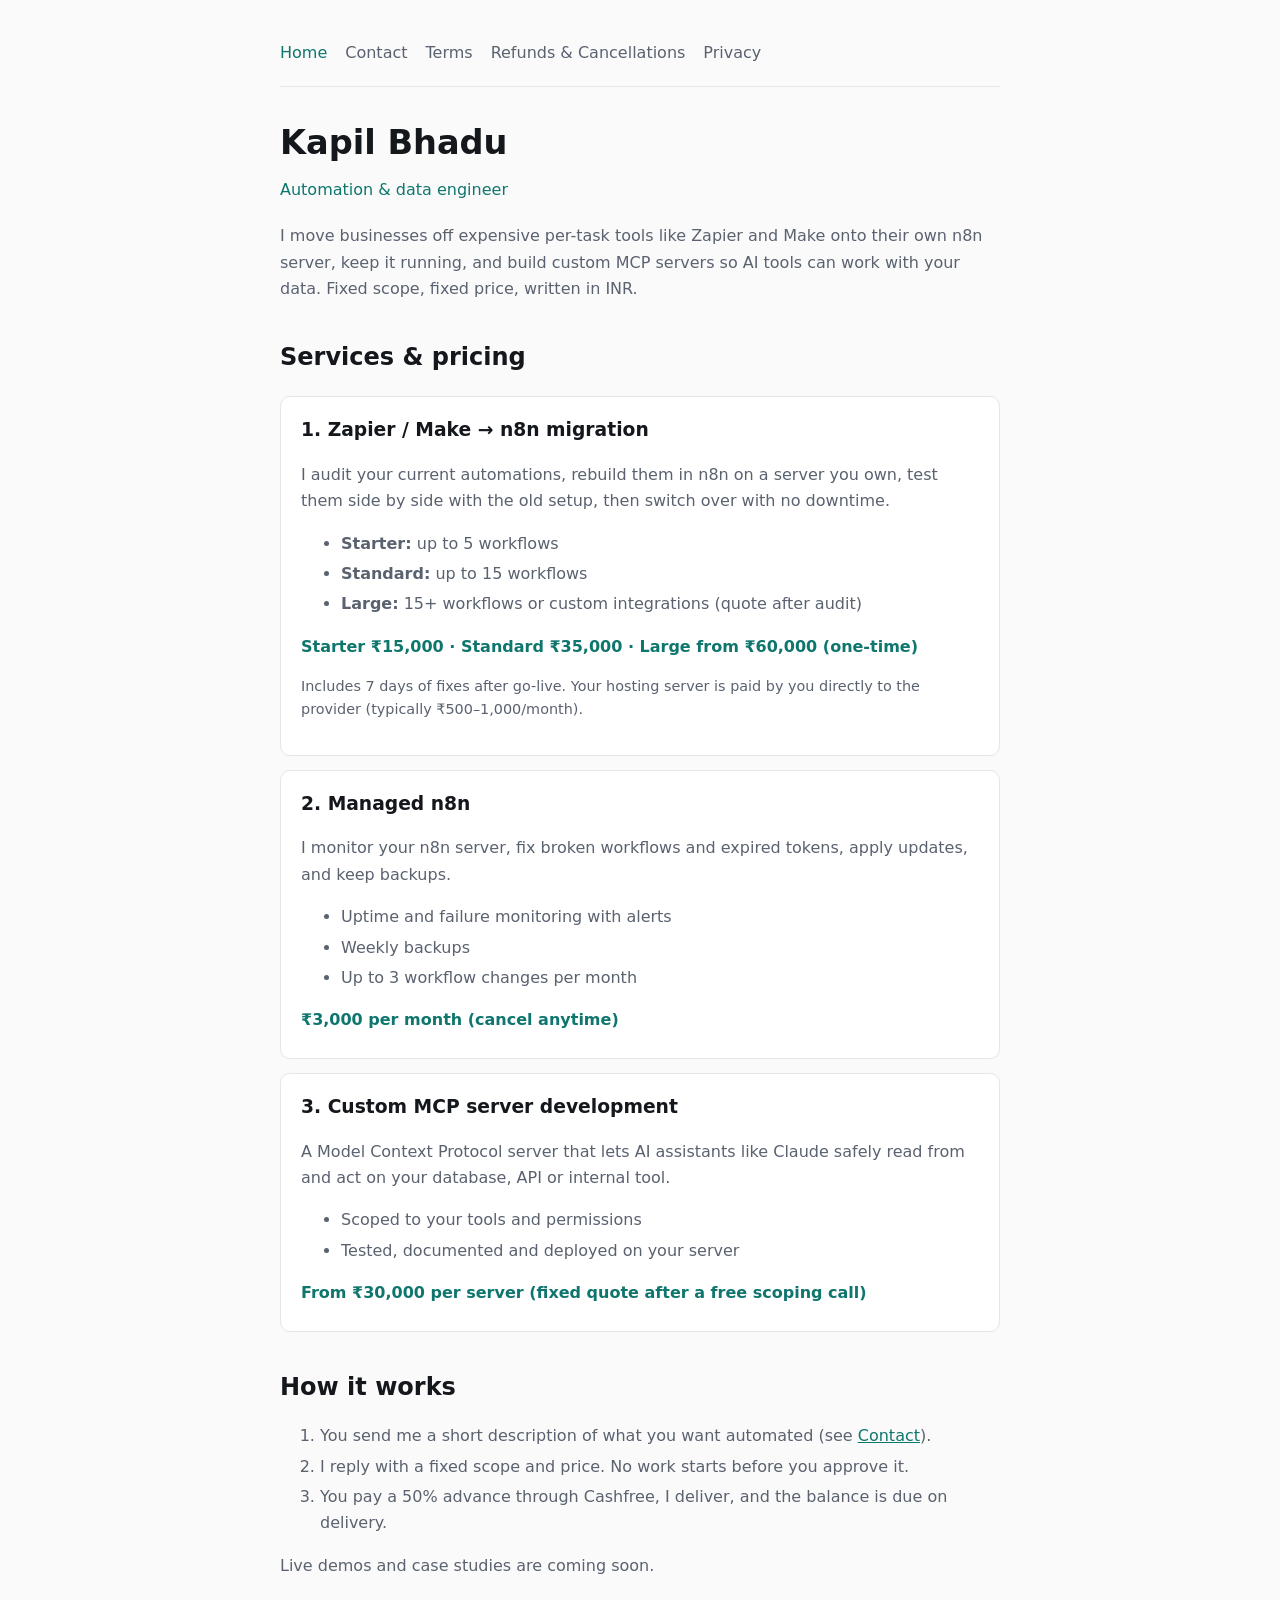
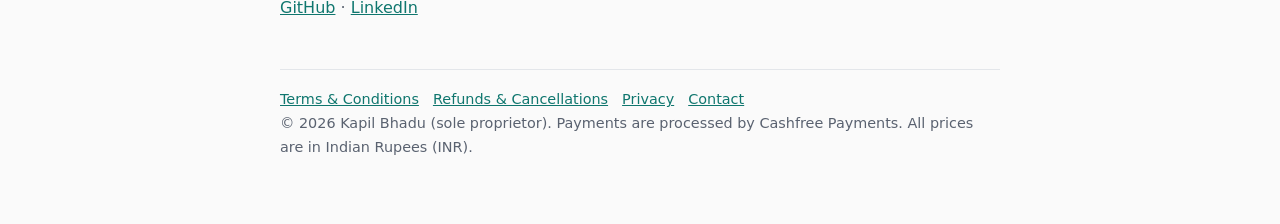
<file: index.html>
<!doctype html>
<html lang="en"><head><meta charset="utf-8"><meta name="facebook-domain-verification" content="qjfgqmdn26hklpmmvsa5jhnko9fcev" /><meta name="viewport" content="width=device-width, initial-scale=1">
<title>Kapil Bhadu — n8n Automation & MCP Development</title><meta name="description" content="Zapier to n8n migration, managed n8n hosting and custom MCP servers. Fixed prices in INR."><link rel="stylesheet" href="/style.css"></head>
<body><main><nav><a href="/" class="on">Home</a><a href="/contact.html">Contact</a><a href="/terms.html">Terms</a><a href="/refund.html">Refunds &amp; Cancellations</a><a href="/privacy.html">Privacy</a></nav>

<h1>Kapil Bhadu</h1><p class="tag">Automation &amp; data engineer</p>
<p>I move businesses off expensive per-task tools like Zapier and Make onto their own n8n server, keep it running, and build custom MCP servers so AI tools can work with your data. Fixed scope, fixed price, written in INR.</p>

<h2>Services &amp; pricing</h2>
<div class="grid">
<div class="card"><h3>1. Zapier / Make → n8n migration</h3>
<p>I audit your current automations, rebuild them in n8n on a server you own, test them side by side with the old setup, then switch over with no downtime.</p>
<ul><li><b>Starter:</b> up to 5 workflows</li><li><b>Standard:</b> up to 15 workflows</li><li><b>Large:</b> 15+ workflows or custom integrations (quote after audit)</li></ul>
<p class="price">Starter ₹15,000 · Standard ₹35,000 · Large from ₹60,000 (one-time)</p>
<p class="note">Includes 7 days of fixes after go-live. Your hosting server is paid by you directly to the provider (typically ₹500–1,000/month).</p></div>

<div class="card"><h3>2. Managed n8n</h3>
<p>I monitor your n8n server, fix broken workflows and expired tokens, apply updates, and keep backups.</p>
<ul><li>Uptime and failure monitoring with alerts</li><li>Weekly backups</li><li>Up to 3 workflow changes per month</li></ul>
<p class="price">₹3,000 per month (cancel anytime)</p></div>

<div class="card"><h3>3. Custom MCP server development</h3>
<p>A Model Context Protocol server that lets AI assistants like Claude safely read from and act on your database, API or internal tool.</p>
<ul><li>Scoped to your tools and permissions</li><li>Tested, documented and deployed on your server</li></ul>
<p class="price">From ₹30,000 per server (fixed quote after a free scoping call)</p></div>
</div>

<h2>How it works</h2>
<ol><li>You send me a short description of what you want automated (see <a href="/contact.html">Contact</a>).</li>
<li>I reply with a fixed scope and price. No work starts before you approve it.</li>
<li>You pay a 50% advance through Cashfree, I deliver, and the balance is due on delivery.</li></ol>
<p>Live demos and case studies are coming soon.</p>
<p><a href="https://github.com/Kapilbhadu0017">GitHub</a> · <a href="https://linkedin.com/in/kapil-bhadu">LinkedIn</a></p>

<footer><a href="/terms.html">Terms &amp; Conditions</a><a href="/refund.html">Refunds &amp; Cancellations</a><a href="/privacy.html">Privacy</a><a href="/contact.html">Contact</a><br>&copy; 2026 Kapil Bhadu (sole proprietor). Payments are processed by Cashfree Payments. All prices are in Indian Rupees (INR).</footer>
</main></body></html>
</file>
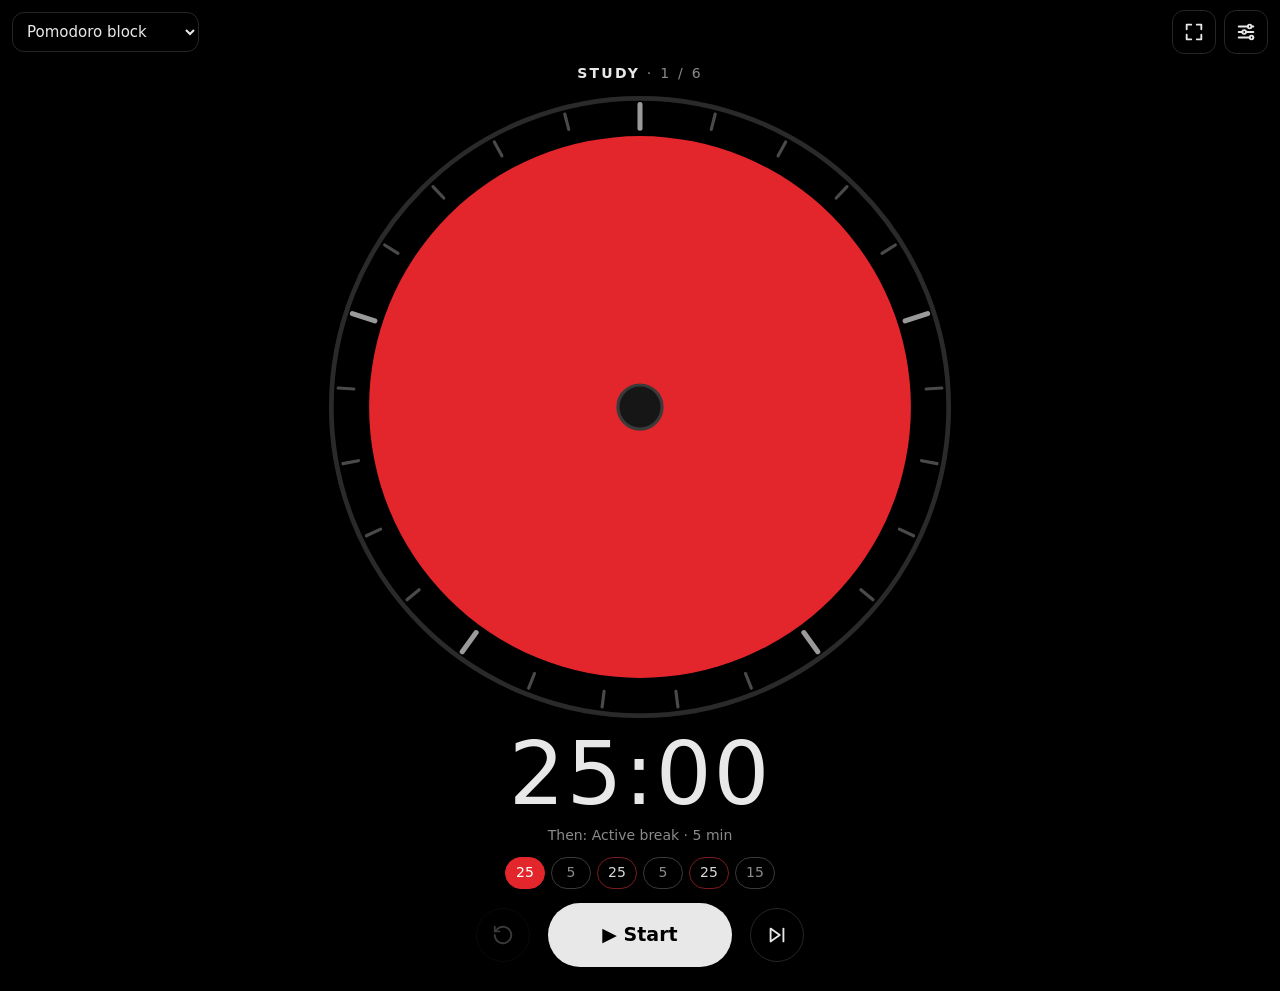
<file: pomo/index.html>
<!doctype html>
<html lang="en">
<head>
<meta charset="utf-8">
<meta name="viewport" content="width=device-width,initial-scale=1,viewport-fit=cover">
<meta name="robots" content="noindex,nofollow">
<meta name="theme-color" content="#000000">
<title>Focus</title>
<style>
:root{--red:#e3262b;--fg:#e8e8e8;--muted:#8a8a8a;--line:#262626;--field:#0d0d0d}
*{box-sizing:border-box;-webkit-tap-highlight-color:transparent}
html,body{margin:0;background:#000;color:var(--fg);font:16px/1.4 system-ui,-apple-system,sans-serif}
body{display:flex;flex-direction:column;align-items:center;min-height:100vh;min-height:100dvh;overflow-x:hidden;
  padding:env(safe-area-inset-top) 0 env(safe-area-inset-bottom);user-select:none;-webkit-user-select:none}
button{font:inherit;color:inherit;cursor:pointer;touch-action:manipulation}
svg.i{width:22px;height:22px;fill:none;stroke:currentColor;stroke-width:2;stroke-linecap:round;stroke-linejoin:round}

.top{width:100%;display:flex;align-items:center;gap:8px;padding:10px 12px}
.top select{flex:0 1 auto;max-width:62vw;background:#000;color:var(--fg);border:1px solid var(--line);border-radius:12px;padding:9px 10px;font:inherit;font-size:15px}
.top .sp{flex:1}
.icon{width:44px;height:44px;border-radius:12px;border:1px solid var(--line);background:none;display:grid;place-items:center}

.stage{flex:1;width:100%;display:flex;flex-direction:column;align-items:center;justify-content:center;gap:8px}
.seg{font-size:14px;letter-spacing:.16em;text-transform:uppercase;color:var(--muted)}
.seg b{color:var(--fg);font-weight:600}
#clock{display:block;width:min(95vw,calc(100dvh - 270px));min-width:220px;aspect-ratio:1;height:auto}
.digits{font-size:clamp(44px,15vw,88px);font-weight:300;font-variant-numeric:tabular-nums;line-height:1;letter-spacing:.02em}
.next{font-size:14px;color:var(--muted);min-height:1.4em}
.chips{display:flex;flex-wrap:wrap;justify-content:center;gap:6px;padding:4px 16px 0}
.chip{min-width:40px;padding:5px 10px;border-radius:999px;border:1px solid #3a3a3a;background:none;color:var(--muted);font-size:14px;font-variant-numeric:tabular-nums}
.chip.study{border-color:#7a1b1e;color:#d9d9d9}
.chip.cur{background:var(--red);border-color:var(--red);color:#fff}
.chip.done{opacity:.35}

.controls{display:flex;align-items:center;justify-content:center;gap:18px;padding:14px 16px 24px}
.side{width:54px;height:54px;border-radius:50%;border:1px solid var(--line);background:none;display:grid;place-items:center}
.side:disabled{opacity:.25}
.main{min-width:184px;height:64px;padding:0 22px;border-radius:32px;border:0;background:var(--fg);color:#000;font-size:19px;font-weight:650}
body.ringing .main{background:var(--red);color:#fff;animation:pulse 1s ease-in-out infinite}
body.ringing #ring{animation:flash 1s steps(2) infinite}
@keyframes pulse{50%{transform:scale(1.05)}}
@keyframes flash{50%{stroke:var(--red)}}

/* settings */
#ed{position:fixed;inset:0;z-index:5;background:#000;overflow-y:auto;padding:0 16px 48px;user-select:text;-webkit-user-select:text}
#ed[hidden]{display:none}
.edhead{position:sticky;top:0;z-index:1;display:flex;align-items:center;justify-content:space-between;background:#000;padding:14px 0;border-bottom:1px solid var(--line)}
.edhead h2{margin:0;font-size:18px}
.blk{border:1px solid var(--line);border-radius:14px;padding:12px;margin:14px 0}
.blk.on{border-color:#5a1416}
.row{display:flex;align-items:center;gap:8px;margin:8px 0}
.row .grow{flex:1;min-width:0}
input{background:var(--field);color:var(--fg);border:1px solid #2c2c2c;border-radius:10px;padding:10px;font:inherit;min-width:0}
input.name{font-weight:600}
input.min{width:74px;text-align:right}
.unit{color:var(--muted);font-size:14px}
.btn{background:#111;border:1px solid #2c2c2c;border-radius:10px;padding:10px 14px}
.btn.pri{background:var(--fg);color:#000;border-color:var(--fg);font-weight:600}
.btn.warn{color:#ff7b7f}
.x{width:42px;height:42px;flex:none;border-radius:10px;border:1px solid #2c2c2c;background:none;color:var(--muted);font-size:18px}
.x:disabled{opacity:.25}
.meta{font-size:13px;color:var(--muted);margin:2px 2px 6px}
.acts{display:flex;flex-wrap:wrap;gap:8px;margin-top:10px}
.note{font-size:13px;color:var(--muted);margin:18px 2px}
</style>
</head>
<body>

<div class="top">
  <select id="blockSel" aria-label="Pomodoro block"></select>
  <span class="sp"></span>
  <button class="icon" id="fsBtn" aria-label="Full screen"><svg class="i" viewBox="0 0 24 24"><path d="M4 9V4h5M20 9V4h-5M4 15v5h5M20 15v5h-5"/></svg></button>
  <button class="icon" id="edBtn" aria-label="Settings"><svg class="i" viewBox="0 0 24 24"><path d="M4 6h10M18 6h2M4 12h4M12 12h8M4 18h12M20 18h0"/><circle cx="16" cy="6" r="2"/><circle cx="10" cy="12" r="2"/><circle cx="18" cy="18" r="2"/></svg></button>
</div>

<div class="stage">
  <div class="seg" id="segLabel"></div>
  <svg id="clock" viewBox="-100 -100 200 200" aria-hidden="true">
    <circle id="ring" r="98" fill="none" stroke="#2a2a2a" stroke-width="1.5"/>
    <g id="ticks"></g>
    <circle id="full" r="86" style="fill:var(--red)"/>
    <path id="wedge" style="fill:var(--red)"/>
    <circle r="7" fill="#161616" stroke="#3a3a3a" stroke-width="1"/>
  </svg>
  <div class="digits" id="digits">25:00</div>
  <div class="next" id="nextLabel"></div>
  <div class="chips" id="chips"></div>
</div>

<div class="controls">
  <button class="side" id="resetBtn" aria-label="Restart this timer"><svg class="i" viewBox="0 0 24 24"><path d="M3 12a9 9 0 1 0 3-6.7L3 8"/><path d="M3 3v5h5"/></svg></button>
  <button class="main" id="mainBtn">Start</button>
  <button class="side" id="skipBtn" aria-label="Skip to next"><svg class="i" viewBox="0 0 24 24"><path d="M5 5l10 7-10 7z"/><path d="M19 5v14"/></svg></button>
</div>

<div id="ed" hidden>
  <div class="edhead"><h2>Pomodoro blocks</h2><button class="btn pri" id="edDone">Done</button></div>
  <div id="edList"></div>
  <div class="acts">
    <button class="btn" id="addBlock">+ New block</button>
    <button class="btn" id="testSound">Test sound</button>
    <button class="btn warn" id="resetAll">Reset to defaults</button>
  </div>
  <p class="note">Times are in minutes (0.5 = 30 sec). Changes save on this phone automatically. Changing the timings of the block you are using resets its timer. The sound uses media volume.</p>
</div>

<script>
(() => {
'use strict';
const KEY = 'pomo.v1';
const DEFAULTS = [
  {name:'Pomodoro block', segs:[
    {label:'Study',min:25},{label:'Active break',min:5},
    {label:'Study',min:25},{label:'Active break',min:5},
    {label:'Study',min:25},{label:'Real break',min:15}]},
  {name:'Frozen? 3-min start', segs:[{label:'Tiny start',min:3}]}
];
const $ = id => document.getElementById(id);
const clone = o => JSON.parse(JSON.stringify(o));
const clamp = (n,a,b) => Math.min(b, Math.max(a, n));
const isBreak = s => /break|rest/i.test(s.label);
const esc = s => String(s).replace(/[&<>"]/g, c => ({'&':'&amp;','<':'&lt;','>':'&gt;','"':'&quot;'}[c]));

/* ---------- state ---------- */
// status: idle | running | paused | ringing | ended | done
let S = load();
function load(){
  let d = null;
  try { d = JSON.parse(localStorage.getItem(KEY)); } catch(e) {}
  const ok = d && Array.isArray(d.blocks) && d.blocks.length &&
    d.blocks.every(b => b && Array.isArray(b.segs) && b.segs.length && b.segs.every(s => s && s.min > 0));
  if (!ok) d = {blocks: clone(DEFAULTS), bi:0, si:0, status:'idle', endAt:0, rem:0};
  d.bi = clamp(d.bi|0, 0, d.blocks.length-1);
  d.si = clamp(d.si|0, 0, d.blocks[d.bi].segs.length-1);
  if (!['idle','running','paused','ringing','ended','done'].includes(d.status)) d.status = 'idle';
  if (d.status === 'running' && d.endAt <= Date.now()) d.status = 'ended';
  if (d.status === 'ringing') d.status = 'ended';
  if (d.status === 'ended' && d.si >= d.blocks[d.bi].segs.length-1) d.status = 'done';
  return d;
}
function save(){ try { localStorage.setItem(KEY, JSON.stringify(S)); } catch(e) {} }
const blk = () => S.blocks[S.bi];
const seg = () => blk().segs[S.si];
const durMs = () => Math.round(seg().min * 60000);
const isLast = () => S.si >= blk().segs.length-1;
function remaining(){
  switch (S.status) {
    case 'running': return Math.max(0, S.endAt - Date.now());
    case 'paused':  return S.rem;
    case 'idle':    return durMs();
    default:        return 0;
  }
}

/* ---------- sound (Web Audio, scheduled ahead so it fires on time) ---------- */
let ctx = null, alarmGain = null, alarmAt = null;
function unlockAudio(){
  const AC = window.AudioContext || window.webkitAudioContext;
  if (!AC) return;
  if (!ctx) { try { ctx = new AC(); } catch(e) { return; } }
  if (ctx.state === 'suspended') ctx.resume().catch(()=>{});
}
function scheduleAlarm(ms){
  cancelAlarm();
  if (!ctx) return;
  const t0 = ctx.currentTime + Math.max(0, ms)/1000;
  alarmGain = ctx.createGain();
  alarmGain.gain.value = 0.35;
  alarmGain.connect(ctx.destination);
  for (let r = 0; r < 60; r++) {          // rings for ~2 minutes unless stopped
    for (let k = 0; k < 3; k++) {
      const s = t0 + r*2 + k*0.22;
      const o = ctx.createOscillator(), g = ctx.createGain();
      o.type = 'square';
      o.frequency.value = k === 2 ? 1320 : 880;
      g.gain.setValueAtTime(0, s);
      g.gain.linearRampToValueAtTime(1, s+0.01);
      g.gain.setValueAtTime(1, s+0.13);
      g.gain.linearRampToValueAtTime(0, s+0.15);
      o.connect(g); g.connect(alarmGain);
      o.start(s); o.stop(s+0.16);
    }
  }
  alarmAt = t0;
}
function cancelAlarm(){
  if (alarmGain) { try { alarmGain.disconnect(); } catch(e) {} }
  alarmGain = null; alarmAt = null;
}
function ensureAlarmNow(){
  if (!ctx) return;
  if (ctx.state === 'suspended') ctx.resume().catch(()=>{});
  // not scheduled, or scheduled late because audio was paused in the background
  if (alarmAt === null || alarmAt - ctx.currentTime > 0.3) scheduleAlarm(0);
}
function testSound(){
  unlockAudio();
  if (!ctx) return alert('Sound is not supported in this browser.');
  scheduleAlarm(0);
  setTimeout(() => { if (S.status !== 'ringing' && S.status !== 'running') cancelAlarm(); }, 2000);
}

/* ---------- vibration ---------- */
let vibeT = null, vibeEnd = null;
function startVibe(){
  stopVibe();
  if (!navigator.vibrate) return;
  const v = () => { try { navigator.vibrate([300,150,300,150,300]); } catch(e) {} };
  v(); vibeT = setInterval(v, 2000); vibeEnd = setTimeout(stopVibe, 120000);
}
function stopVibe(){
  clearInterval(vibeT); clearTimeout(vibeEnd); vibeT = vibeEnd = null;
  if (navigator.vibrate) try { navigator.vibrate(0); } catch(e) {}
}

/* ---------- keep screen on ---------- */
let lock = null, lockBusy = false;
async function syncWake(){
  const want = ['running','ringing','ended'].includes(S.status) && document.visibilityState === 'visible';
  if (lockBusy || !('wakeLock' in navigator)) return;
  lockBusy = true;
  try {
    if (want && !lock) {
      lock = await navigator.wakeLock.request('screen');
      lock.addEventListener('release', () => { lock = null; });
    } else if (!want && lock) {
      await lock.release(); lock = null;
    }
  } catch(e) {}
  lockBusy = false;
}

/* ---------- actions ---------- */
let lastAct = 0;
function set(status){ S.status = status; lastAct = Date.now(); save(); render(); }
function start(){
  unlockAudio();
  const rem = S.status === 'paused' ? S.rem : durMs();
  S.endAt = Date.now() + rem; S.rem = 0;
  scheduleAlarm(rem);
  set('running');
}
function pause(){
  S.rem = Math.max(0, S.endAt - Date.now());
  cancelAlarm();
  set('paused');
}
function finish(){
  S.rem = 0;
  ensureAlarmNow(); startVibe();
  set('ringing');
}
function stopSound(){ cancelAlarm(); stopVibe(); set(isLast() ? 'done' : 'ended'); }
function next(){
  if (isLast()) return set('done');
  S.si++; S.status = 'idle'; start();
}
function hush(){ cancelAlarm(); stopVibe(); }
function restartSeg(){ hush(); set('idle'); }
function skip(){
  hush();
  if (isLast()) return set('done');
  S.si++; set('idle');
}
function mainAction(){
  if (Date.now() - lastAct < 450) return;   // stops a double tap from skipping a step
  switch (S.status) {
    case 'idle': case 'paused': start(); break;
    case 'running': pause(); break;
    case 'ringing': stopSound(); break;
    case 'ended': next(); break;
    case 'done': S.si = 0; set('idle'); break;
  }
}

/* ---------- clock drawing ---------- */
const wedge = $('wedge'), full = $('full'), ticksG = $('ticks');
let ticksFor = null;
function drawTicks(min){
  if (ticksFor === min) return;
  ticksFor = min;
  let step, major;
  if (min <= 10)      { step = 0.5; major = 1; }
  else if (min <= 60) { step = 1;   major = 5; }
  else                { step = 5;   major = 15; }
  let out = '';
  for (let t = 0; t < min - 1e-9; t += step) {
    const a = t/min * 2*Math.PI, big = Math.abs(t/major - Math.round(t/major)) < 1e-9;
    const r1 = big ? 88.5 : 91, r2 = 96;
    const s = Math.sin(a), c = -Math.cos(a);
    out += `<line x1="${(r1*s).toFixed(2)}" y1="${(r1*c).toFixed(2)}" x2="${(r2*s).toFixed(2)}" y2="${(r2*c).toFixed(2)}" stroke="${big?'#9a9a9a':'#4a4a4a'}" stroke-width="${big?1.6:1}" stroke-linecap="round"/>`;
  }
  ticksG.innerHTML = out;
}
// frac = share of time left (1 = full red disk, 0 = empty). Red edge moves clockwise from 12.
function drawWedge(frac){
  if (frac >= 0.99999) { full.style.display = ''; wedge.setAttribute('d', ''); return; }
  full.style.display = 'none';
  if (frac <= 0) { wedge.setAttribute('d', ''); return; }
  const R = 86, a = (1-frac) * 2*Math.PI;
  const x = (R*Math.sin(a)).toFixed(3), y = (-R*Math.cos(a)).toFixed(3);
  wedge.setAttribute('d', `M0 0L${x} ${y}A${R} ${R} 0 ${frac > 0.5 ? 1 : 0} 1 0 ${-R}Z`);
}
function fmt(ms){
  const t = Math.ceil(ms/1000), h = Math.floor(t/3600), m = Math.floor(t%3600/60), s = t%60;
  const p = n => String(n).padStart(2,'0');
  return h ? `${h}:${p(m)}:${p(s)}` : `${p(m)}:${p(s)}`;
}
const fmtMin = m => m < 1 ? `${Math.round(m*60)}s` : (Number.isInteger(m) ? `${m}` : `${m}`);
function renderClock(){
  const rem = remaining(), dur = durMs();
  drawTicks(seg().min);
  drawWedge(dur ? rem/dur : 0);
  $('digits').textContent = fmt(rem);
  document.title = S.status === 'running' ? `${fmt(rem)} · ${seg().label}` :
                   S.status === 'ringing' ? `⏰ ${seg().label} over` : 'Focus';
}

/* ---------- main render ---------- */
function render(){
  document.body.classList.toggle('ringing', S.status === 'ringing');
  // block picker
  const sel = $('blockSel');
  sel.innerHTML = S.blocks.map((b,i) => `<option value="${i}">${esc(b.name || 'Block '+(i+1))}</option>`).join('');
  sel.value = String(S.bi);
  // labels
  const b = blk(), s = seg(), n = b.segs.length;
  $('segLabel').innerHTML = S.status === 'done' ? '<b>Block done ✓</b>' :
    `<b>${esc(s.label)}</b> · ${S.si+1} / ${n}`;
  const nx = b.segs[S.si+1];
  $('nextLabel').textContent =
    S.status === 'done' ? 'Nice. Tap Again to repeat the block.' :
    S.status === 'ringing' || S.status === 'ended' ? (nx ? `Next: ${nx.label} · ${fmtMin(nx.min)} min` : 'That was the last one') :
    nx ? `Then: ${nx.label} · ${fmtMin(nx.min)} min` : 'Last one in this block';
  // chips
  $('chips').innerHTML = b.segs.map((x,i) => {
    const cls = ['chip', isBreak(x) ? 'brk' : 'study',
      i === S.si && S.status !== 'done' ? 'cur' : '',
      i < S.si || S.status === 'done' ? 'done' : ''].join(' ');
    return `<button class="${cls}" data-i="${i}" aria-label="${esc(x.label)} ${x.min} min">${fmtMin(x.min)}</button>`;
  }).join('');
  // buttons
  const label = {idle:'▶  Start', running:'❚❚  Pause', paused:'▶  Resume', ringing:'🔕  Stop sound',
    ended: nx ? `Next: ${nx.label} ▶` : 'Finish', done:'↺  Again'}[S.status];
  $('mainBtn').textContent = label;
  $('resetBtn').disabled = S.status === 'idle' || S.status === 'done';
  $('skipBtn').disabled = S.status === 'done';
  renderClock();
  syncWake();
}

/* ---------- settings editor ---------- */
let edRef = null, edMins = '';
const minsKey = b => JSON.stringify(b.segs.map(s => s.min));
function openEd(){
  edRef = blk(); edMins = minsKey(edRef);
  renderEd(); $('ed').hidden = false;
}
function closeEd(){
  $('ed').hidden = true;
  let reset = false;
  const idx = S.blocks.indexOf(edRef);
  if (idx < 0) { S.bi = 0; S.si = 0; reset = true; }
  else { S.bi = idx; if (minsKey(edRef) !== edMins) reset = true; }
  S.si = clamp(S.si, 0, blk().segs.length-1);
  if (reset && S.status !== 'idle') { hush(); S.status = 'idle'; }
  save(); render();
}
function renderEd(){
  $('edList').innerHTML = S.blocks.map((b,bi) => {
    const total = b.segs.reduce((a,s) => a + s.min, 0);
    const h = Math.floor(total/60), m = Math.round((total%60)*10)/10;
    return `<div class="blk${bi===S.bi?' on':''}" data-b="${bi}">
      <div class="row"><input class="name grow" data-f="name" value="${esc(b.name)}" placeholder="Block name">
        <button class="x" data-act="delBlock" ${S.blocks.length<2?'disabled':''} aria-label="Delete block">🗑</button></div>
      <div class="meta">${b.segs.length} timers · total ${h?h+' h ':''}${m} min</div>
      ${b.segs.map((s,si) => `<div class="row" data-s="${si}">
        <input class="grow" data-f="label" value="${esc(s.label)}" placeholder="Label">
        <input class="min" data-f="min" type="number" inputmode="decimal" min="0.1" step="any" value="${s.min}">
        <span class="unit">min</span>
        <button class="x" data-act="delSeg" ${b.segs.length<2?'disabled':''} aria-label="Remove">✕</button></div>`).join('')}
      <div class="acts"><button class="btn" data-act="addStudy">+ Study</button><button class="btn" data-act="addBreak">+ Break</button></div>
    </div>`;
  }).join('');
}
$('edList').addEventListener('input', e => {
  const el = e.target, bEl = el.closest('[data-b]'); if (!bEl) return;
  const b = S.blocks[+bEl.dataset.b], f = el.dataset.f;
  if (f === 'name') b.name = el.value;
  else {
    const s = b.segs[+el.closest('[data-s]').dataset.s];
    if (f === 'label') s.label = el.value;
    if (f === 'min') { const v = parseFloat(el.value); if (v > 0) s.min = Math.min(v, 600); }
  }
  save();
});
$('edList').addEventListener('change', e => {      // fix bad numbers and refresh totals
  if (e.target.dataset.f === 'min') renderEd();
});
$('edList').addEventListener('click', e => {
  const btn = e.target.closest('[data-act]'); if (!btn) return;
  const bi = +btn.closest('[data-b]').dataset.b, b = S.blocks[bi];
  switch (btn.dataset.act) {
    case 'delBlock':
      if (S.blocks.length > 1 && confirm(`Delete "${b.name || 'this block'}"?`)) S.blocks.splice(bi, 1);
      break;
    case 'delSeg':
      if (b.segs.length > 1) b.segs.splice(+btn.closest('[data-s]').dataset.s, 1);
      break;
    case 'addStudy': b.segs.push({label:'Study', min:25}); break;
    case 'addBreak': b.segs.push({label:'Break', min:5}); break;
  }
  save(); renderEd();
});
$('addBlock').onclick = () => {
  S.blocks.push({name:'New block', segs:[{label:'Study',min:25},{label:'Break',min:5}]});
  save(); renderEd();
  $('ed').scrollTop = $('ed').scrollHeight;
};
$('resetAll').onclick = () => {
  if (!confirm('Reset all blocks to the defaults?')) return;
  S.blocks = clone(DEFAULTS); S.bi = 0; S.si = 0; edRef = null;
  save(); renderEd();
};
$('testSound').onclick = testSound;
$('edDone').onclick = closeEd;
$('edBtn').onclick = openEd;

/* ---------- wiring ---------- */
$('mainBtn').onclick = mainAction;
$('resetBtn').onclick = restartSeg;
$('skipBtn').onclick = skip;
$('clock').addEventListener('click', () => { if (S.status === 'ringing') stopSound(); });
$('chips').addEventListener('click', e => {
  const c = e.target.closest('.chip'); if (!c) return;
  if (S.status === 'running' || S.status === 'ringing') return;
  S.si = +c.dataset.i; set('idle');
});
$('blockSel').addEventListener('change', e => {
  const i = +e.target.value;
  if ((S.status === 'running' || S.status === 'paused') && !confirm('Switch block? The current timer will reset.')) {
    e.target.value = String(S.bi); return;
  }
  hush(); S.bi = i; S.si = 0; set('idle');
});

const fsBtn = $('fsBtn');
if (!document.fullscreenEnabled) fsBtn.style.display = 'none';
fsBtn.onclick = () => {
  if (document.fullscreenElement) document.exitFullscreen().catch(()=>{});
  else document.documentElement.requestFullscreen({navigationUI:'hide'}).catch(()=>{});
};
document.addEventListener('fullscreenchange', () => {
  fsBtn.setAttribute('aria-label', document.fullscreenElement ? 'Exit full screen' : 'Full screen');
});

document.addEventListener('visibilitychange', () => {
  if (document.visibilityState !== 'visible') return;
  const resync = () => { if (S.status === 'running') scheduleAlarm(S.endAt - Date.now()); };
  if (ctx && ctx.state === 'suspended') ctx.resume().then(resync).catch(()=>{});
  else resync();
  tick(); syncWake();
});
document.addEventListener('keydown', e => {
  if (!$('ed').hidden || e.target.closest('input,select')) return;
  if (e.code === 'Space' || e.code === 'Enter') { e.preventDefault(); lastAct = 0; mainAction(); }
});

function tick(){
  if (S.status === 'running' && Date.now() >= S.endAt) finish();
  else renderClock();
}
setInterval(tick, 250);
render();
})();
</script>
</body>
</html>
</file>
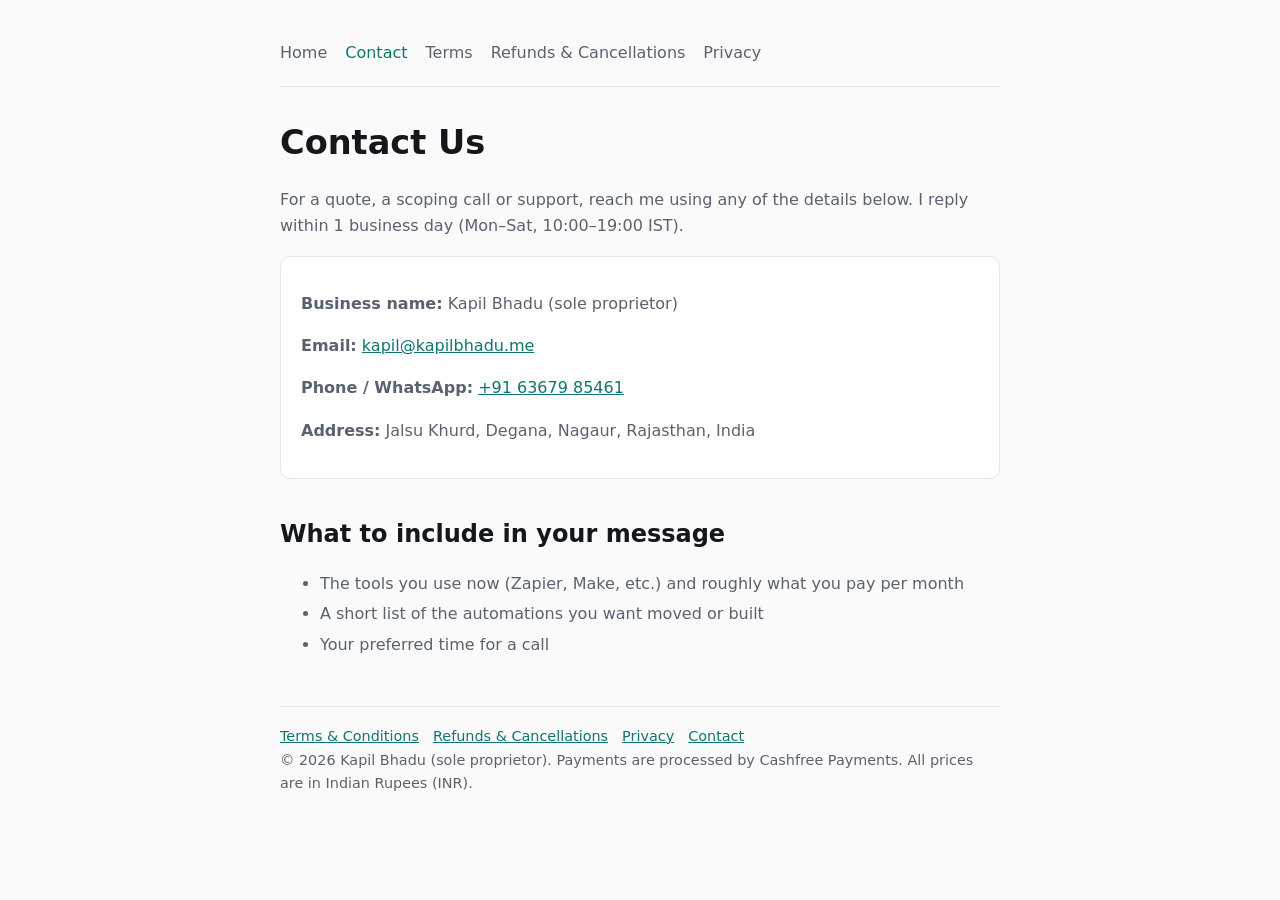
<file: contact.html>
<!doctype html>
<html lang="en"><head><meta charset="utf-8"><meta name="viewport" content="width=device-width, initial-scale=1">
<title>Contact — Kapil Bhadu</title><meta name="description" content="How to reach Kapil Bhadu for automation and MCP projects."><link rel="stylesheet" href="/style.css"></head>
<body><main><nav><a href="/">Home</a><a href="/contact.html" class="on">Contact</a><a href="/terms.html">Terms</a><a href="/refund.html">Refunds &amp; Cancellations</a><a href="/privacy.html">Privacy</a></nav>

<h1>Contact Us</h1>
<p>For a quote, a scoping call or support, reach me using any of the details below. I reply within 1 business day (Mon–Sat, 10:00–19:00 IST).</p>
<div class="card">
<p><b>Business name:</b> Kapil Bhadu (sole proprietor)</p>
<p><b>Email:</b> <a href="mailto:kapil@kapilbhadu.me">kapil@kapilbhadu.me</a></p>
<p><b>Phone / WhatsApp:</b> <a href="tel:+916367985461">+91 63679 85461</a></p>
<p><b>Address:</b> Jalsu Khurd, Degana, Nagaur, Rajasthan, India</p>
</div>
<h2>What to include in your message</h2>
<ul><li>The tools you use now (Zapier, Make, etc.) and roughly what you pay per month</li><li>A short list of the automations you want moved or built</li><li>Your preferred time for a call</li></ul>

<footer><a href="/terms.html">Terms &amp; Conditions</a><a href="/refund.html">Refunds &amp; Cancellations</a><a href="/privacy.html">Privacy</a><a href="/contact.html">Contact</a><br>&copy; 2026 Kapil Bhadu (sole proprietor). Payments are processed by Cashfree Payments. All prices are in Indian Rupees (INR).</footer>
</main></body></html>
</file>
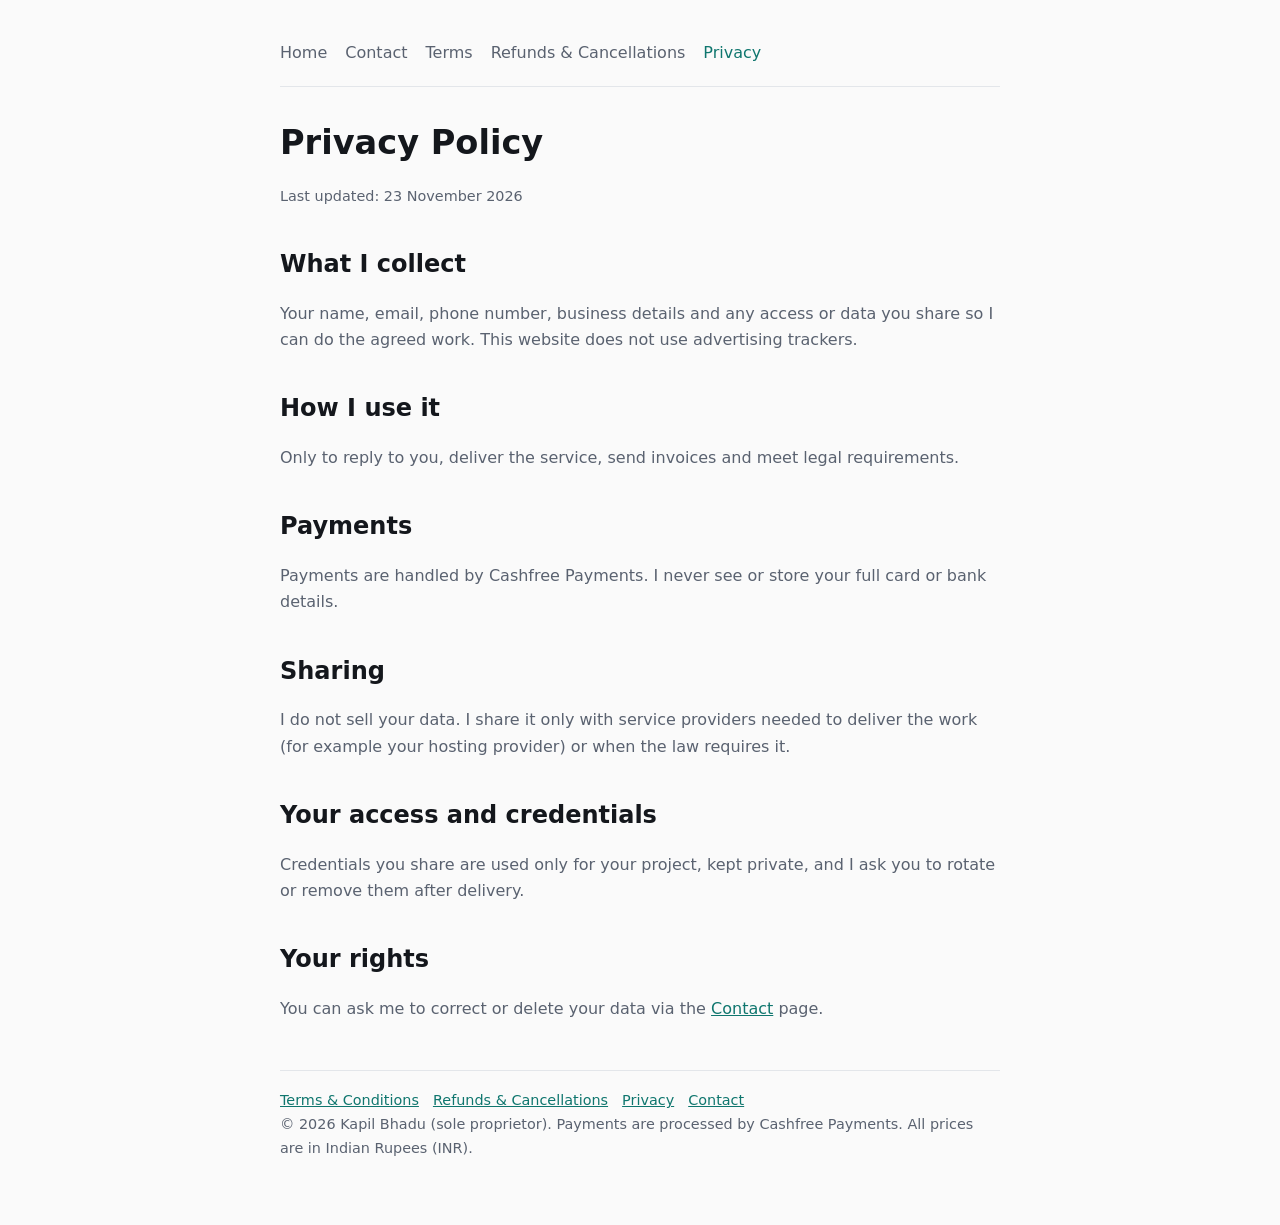
<file: privacy.html>
<!doctype html>
<html lang="en"><head><meta charset="utf-8"><meta name="viewport" content="width=device-width, initial-scale=1">
<title>Privacy Policy — Kapil Bhadu</title><meta name="description" content="How Kapil Bhadu handles personal and business data."><link rel="stylesheet" href="/style.css"></head>
<body><main><nav><a href="/">Home</a><a href="/contact.html">Contact</a><a href="/terms.html">Terms</a><a href="/refund.html">Refunds &amp; Cancellations</a><a href="/privacy.html" class="on">Privacy</a></nav>

<h1>Privacy Policy</h1><p class="note">Last updated: 23 November 2026</p>
<h2>What I collect</h2><p>Your name, email, phone number, business details and any access or data you share so I can do the agreed work. This website does not use advertising trackers.</p>
<h2>How I use it</h2><p>Only to reply to you, deliver the service, send invoices and meet legal requirements.</p>
<h2>Payments</h2><p>Payments are handled by Cashfree Payments. I never see or store your full card or bank details.</p>
<h2>Sharing</h2><p>I do not sell your data. I share it only with service providers needed to deliver the work (for example your hosting provider) or when the law requires it.</p>
<h2>Your access and credentials</h2><p>Credentials you share are used only for your project, kept private, and I ask you to rotate or remove them after delivery.</p>
<h2>Your rights</h2><p>You can ask me to correct or delete your data via the <a href="/contact.html">Contact</a> page.</p>

<footer><a href="/terms.html">Terms &amp; Conditions</a><a href="/refund.html">Refunds &amp; Cancellations</a><a href="/privacy.html">Privacy</a><a href="/contact.html">Contact</a><br>&copy; 2026 Kapil Bhadu (sole proprietor). Payments are processed by Cashfree Payments. All prices are in Indian Rupees (INR).</footer>
</main></body></html>
</file>
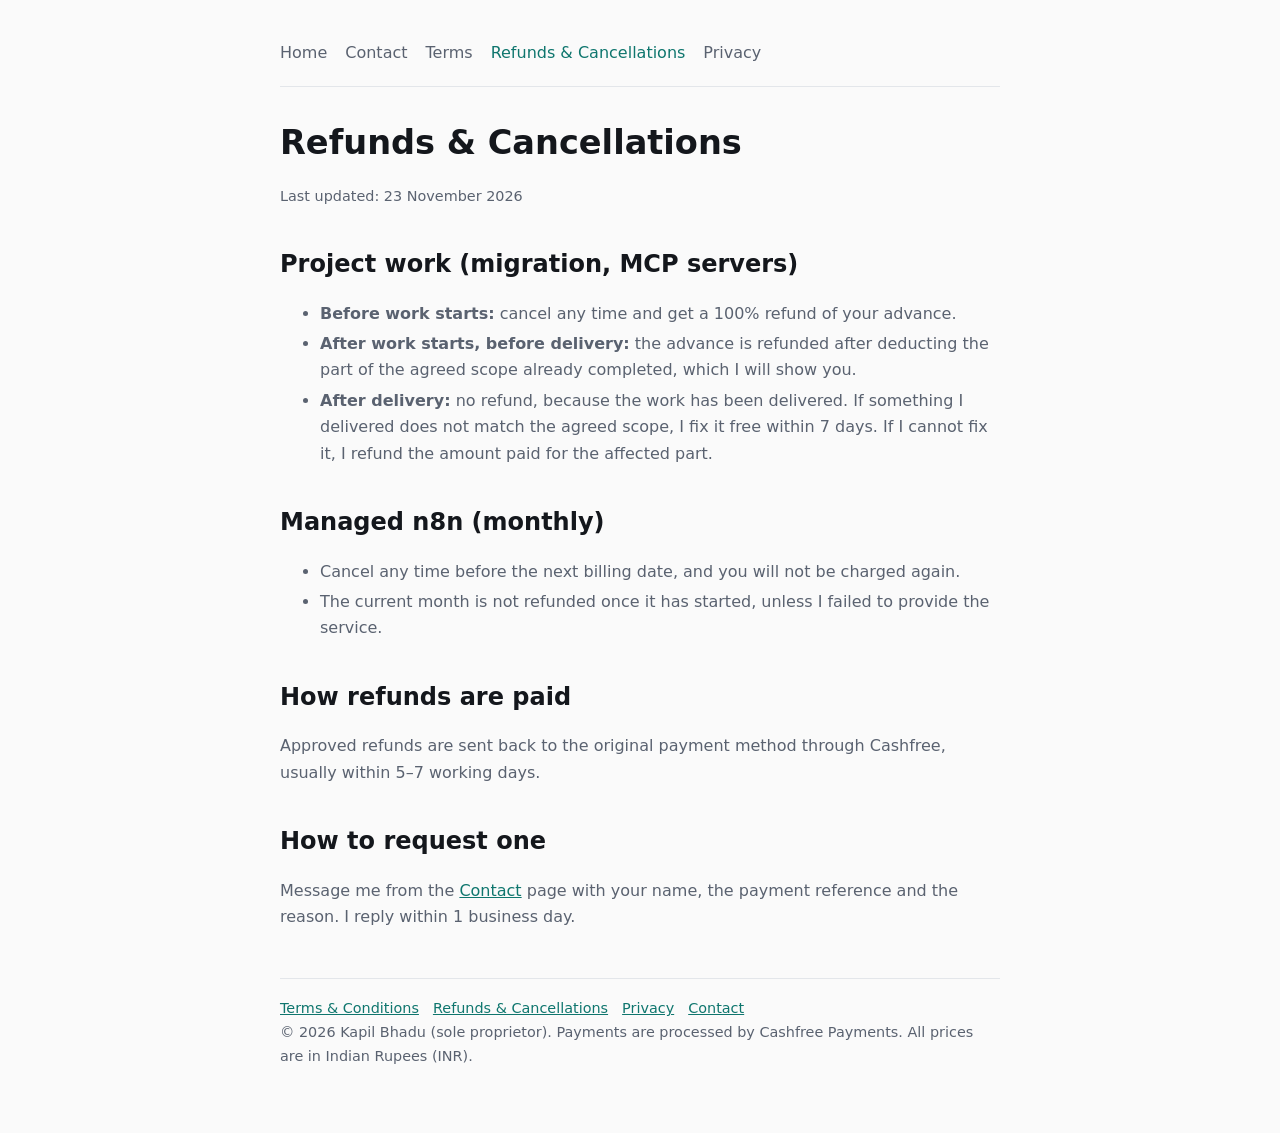
<file: refund.html>
<!doctype html>
<html lang="en"><head><meta charset="utf-8"><meta name="viewport" content="width=device-width, initial-scale=1">
<title>Refunds & Cancellations — Kapil Bhadu</title><meta name="description" content="Refund and cancellation policy for services by Kapil Bhadu."><link rel="stylesheet" href="/style.css"></head>
<body><main><nav><a href="/">Home</a><a href="/contact.html">Contact</a><a href="/terms.html">Terms</a><a href="/refund.html" class="on">Refunds &amp; Cancellations</a><a href="/privacy.html">Privacy</a></nav>

<h1>Refunds &amp; Cancellations</h1><p class="note">Last updated: 23 November 2026</p>
<h2>Project work (migration, MCP servers)</h2>
<ul><li><b>Before work starts:</b> cancel any time and get a 100% refund of your advance.</li>
<li><b>After work starts, before delivery:</b> the advance is refunded after deducting the part of the agreed scope already completed, which I will show you.</li>
<li><b>After delivery:</b> no refund, because the work has been delivered. If something I delivered does not match the agreed scope, I fix it free within 7 days. If I cannot fix it, I refund the amount paid for the affected part.</li></ul>
<h2>Managed n8n (monthly)</h2>
<ul><li>Cancel any time before the next billing date, and you will not be charged again.</li><li>The current month is not refunded once it has started, unless I failed to provide the service.</li></ul>
<h2>How refunds are paid</h2><p>Approved refunds are sent back to the original payment method through Cashfree, usually within 5–7 working days.</p>
<h2>How to request one</h2><p>Message me from the <a href="/contact.html">Contact</a> page with your name, the payment reference and the reason. I reply within 1 business day.</p>

<footer><a href="/terms.html">Terms &amp; Conditions</a><a href="/refund.html">Refunds &amp; Cancellations</a><a href="/privacy.html">Privacy</a><a href="/contact.html">Contact</a><br>&copy; 2026 Kapil Bhadu (sole proprietor). Payments are processed by Cashfree Payments. All prices are in Indian Rupees (INR).</footer>
</main></body></html>
</file>
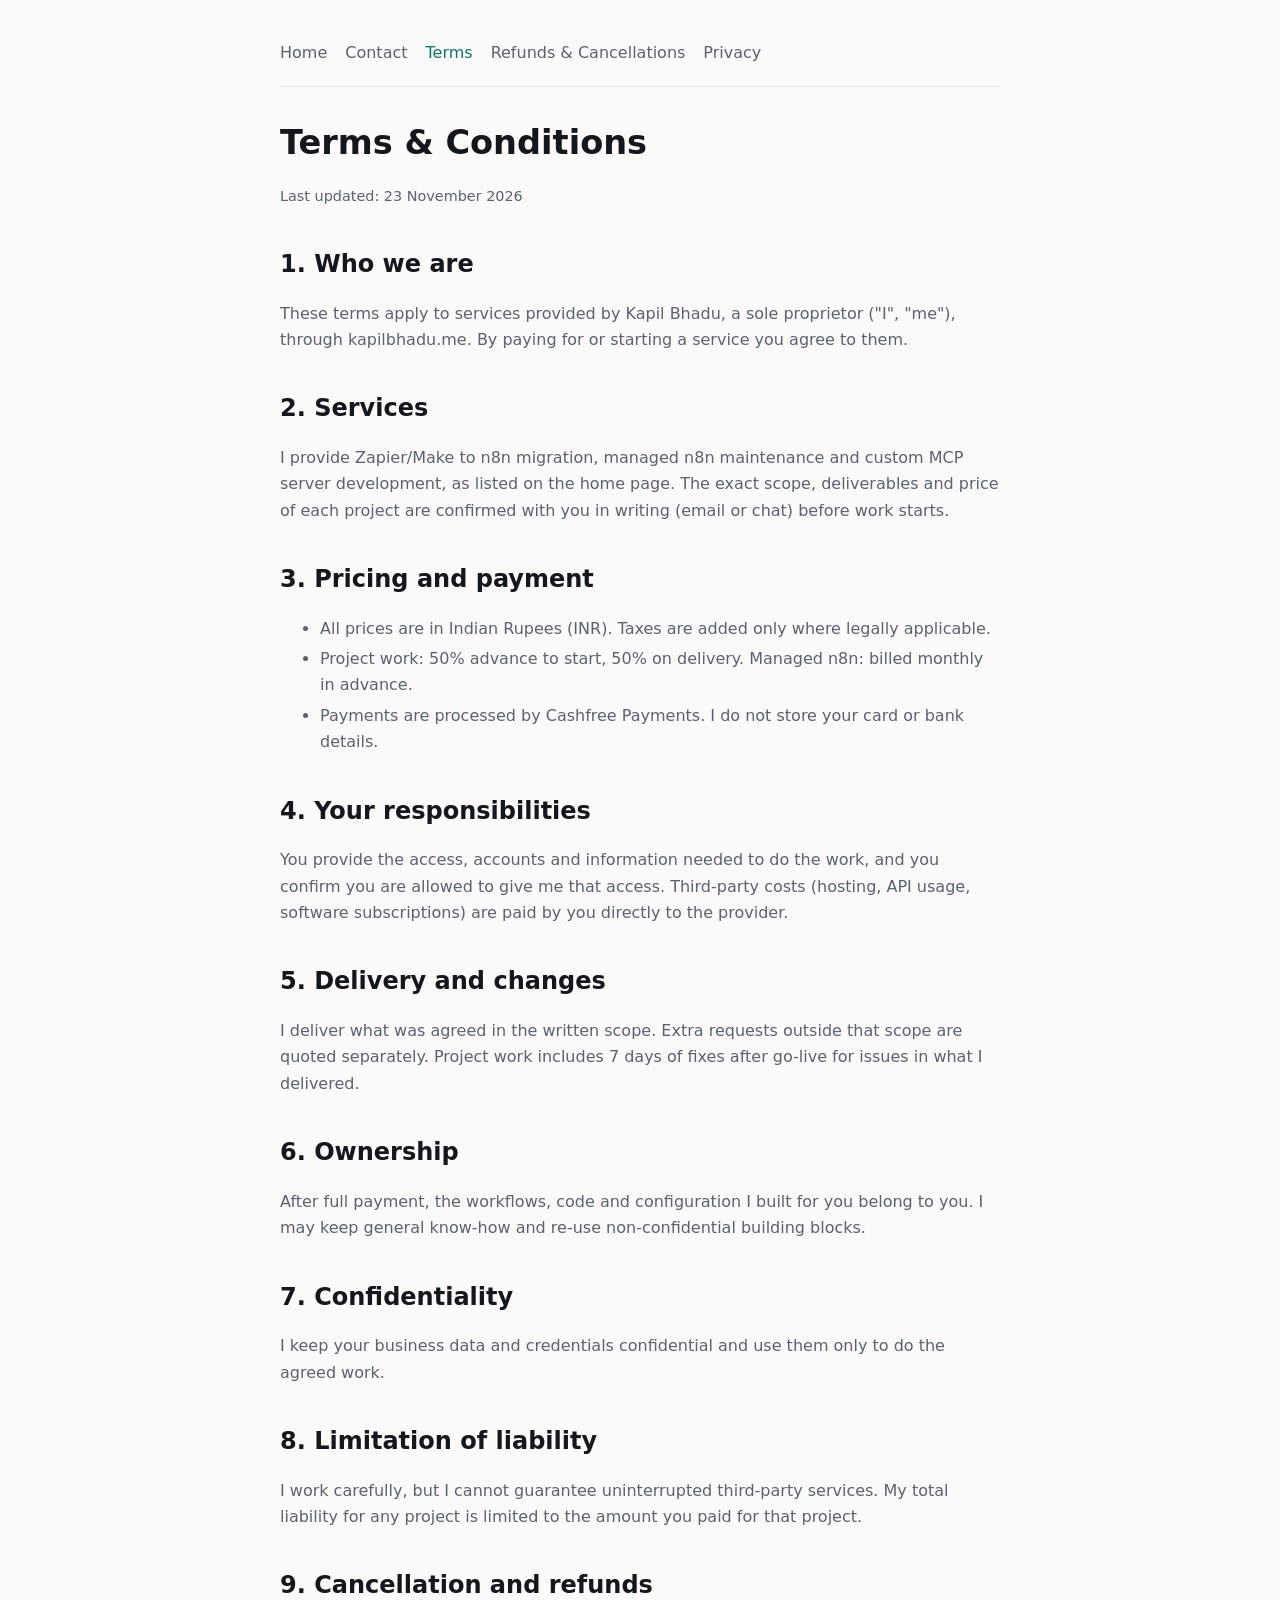
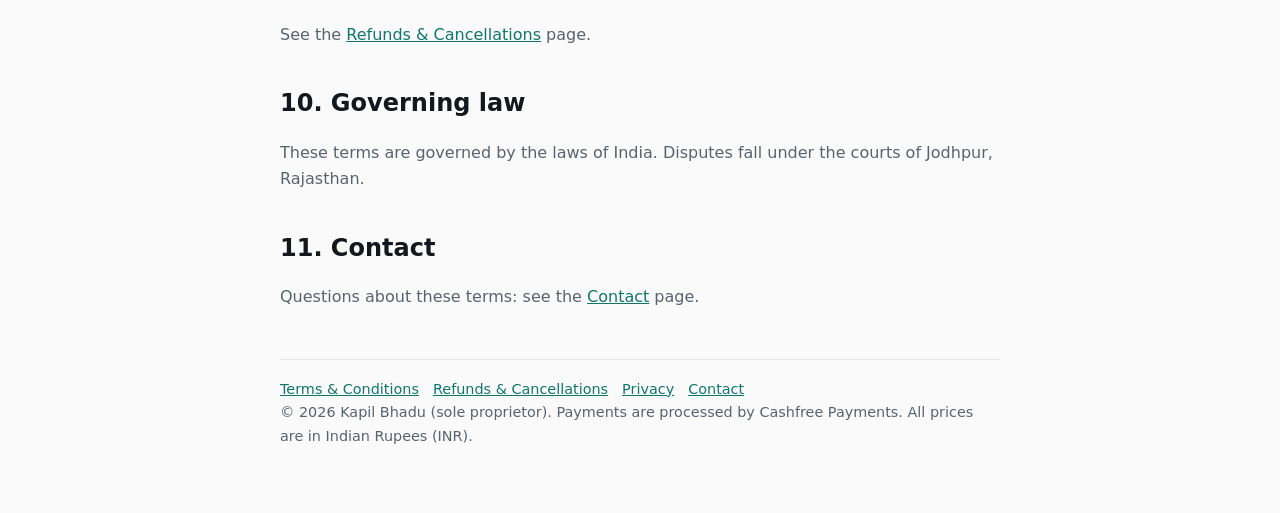
<file: terms.html>
<!doctype html>
<html lang="en"><head><meta charset="utf-8"><meta name="viewport" content="width=device-width, initial-scale=1">
<title>Terms & Conditions — Kapil Bhadu</title><meta name="description" content="Terms and conditions for services offered by Kapil Bhadu."><link rel="stylesheet" href="/style.css"></head>
<body><main><nav><a href="/">Home</a><a href="/contact.html">Contact</a><a href="/terms.html" class="on">Terms</a><a href="/refund.html">Refunds &amp; Cancellations</a><a href="/privacy.html">Privacy</a></nav>

<h1>Terms &amp; Conditions</h1><p class="note">Last updated: 23 November 2026</p>
<h2>1. Who we are</h2><p>These terms apply to services provided by Kapil Bhadu, a sole proprietor ("I", "me"), through kapilbhadu.me. By paying for or starting a service you agree to them.</p>
<h2>2. Services</h2><p>I provide Zapier/Make to n8n migration, managed n8n maintenance and custom MCP server development, as listed on the home page. The exact scope, deliverables and price of each project are confirmed with you in writing (email or chat) before work starts.</p>
<h2>3. Pricing and payment</h2>
<ul><li>All prices are in Indian Rupees (INR). Taxes are added only where legally applicable.</li><li>Project work: 50% advance to start, 50% on delivery. Managed n8n: billed monthly in advance.</li><li>Payments are processed by Cashfree Payments. I do not store your card or bank details.</li></ul>
<h2>4. Your responsibilities</h2><p>You provide the access, accounts and information needed to do the work, and you confirm you are allowed to give me that access. Third-party costs (hosting, API usage, software subscriptions) are paid by you directly to the provider.</p>
<h2>5. Delivery and changes</h2><p>I deliver what was agreed in the written scope. Extra requests outside that scope are quoted separately. Project work includes 7 days of fixes after go-live for issues in what I delivered.</p>
<h2>6. Ownership</h2><p>After full payment, the workflows, code and configuration I built for you belong to you. I may keep general know-how and re-use non-confidential building blocks.</p>
<h2>7. Confidentiality</h2><p>I keep your business data and credentials confidential and use them only to do the agreed work.</p>
<h2>8. Limitation of liability</h2><p>I work carefully, but I cannot guarantee uninterrupted third-party services. My total liability for any project is limited to the amount you paid for that project.</p>
<h2>9. Cancellation and refunds</h2><p>See the <a href="/refund.html">Refunds &amp; Cancellations</a> page.</p>
<h2>10. Governing law</h2><p>These terms are governed by the laws of India. Disputes fall under the courts of Jodhpur, Rajasthan.</p>
<h2>11. Contact</h2><p>Questions about these terms: see the <a href="/contact.html">Contact</a> page.</p>

<footer><a href="/terms.html">Terms &amp; Conditions</a><a href="/refund.html">Refunds &amp; Cancellations</a><a href="/privacy.html">Privacy</a><a href="/contact.html">Contact</a><br>&copy; 2026 Kapil Bhadu (sole proprietor). Payments are processed by Cashfree Payments. All prices are in Indian Rupees (INR).</footer>
</main></body></html>
</file>
<file: style.css>
:root{--bg:#0f1115;--fg:#e8eaed;--muted:#9aa0a6;--accent:#5eead4;--card:#171a21;--line:#262a33}
@media (prefers-color-scheme:light){:root{--bg:#fafafa;--fg:#14171c;--muted:#5a6270;--accent:#0f766e;--card:#fff;--line:#e3e6ea}}
*{box-sizing:border-box}
body{margin:0;background:var(--bg);color:var(--fg);font:16px/1.65 system-ui,sans-serif}
main{max-width:760px;margin:0 auto;padding:40px 20px 64px}
nav{display:flex;flex-wrap:wrap;gap:6px 18px;padding-bottom:20px;margin-bottom:28px;border-bottom:1px solid var(--line)}
nav a{color:var(--muted);text-decoration:none}nav a:hover,nav a.on{color:var(--accent)}
h1{font-size:2.1rem;margin:0 0 6px}h2{margin:36px 0 8px}h3{margin:20px 0 4px}
.tag{color:var(--accent);margin:0 0 20px}p,li{color:var(--muted)}li{margin:4px 0}
.grid{display:grid;gap:14px;margin:18px 0}
.card{background:var(--card);border:1px solid var(--line);padding:18px 20px;border-radius:10px}
.card h3{margin:0 0 4px;color:var(--fg)}.price{color:var(--accent);font-weight:600;margin:6px 0}
a{color:var(--accent)}footer{margin-top:48px;padding-top:18px;border-top:1px solid var(--line);font-size:.9rem;color:var(--muted)}
footer a{margin-right:14px}
.note{font-size:.9rem}
</file>
